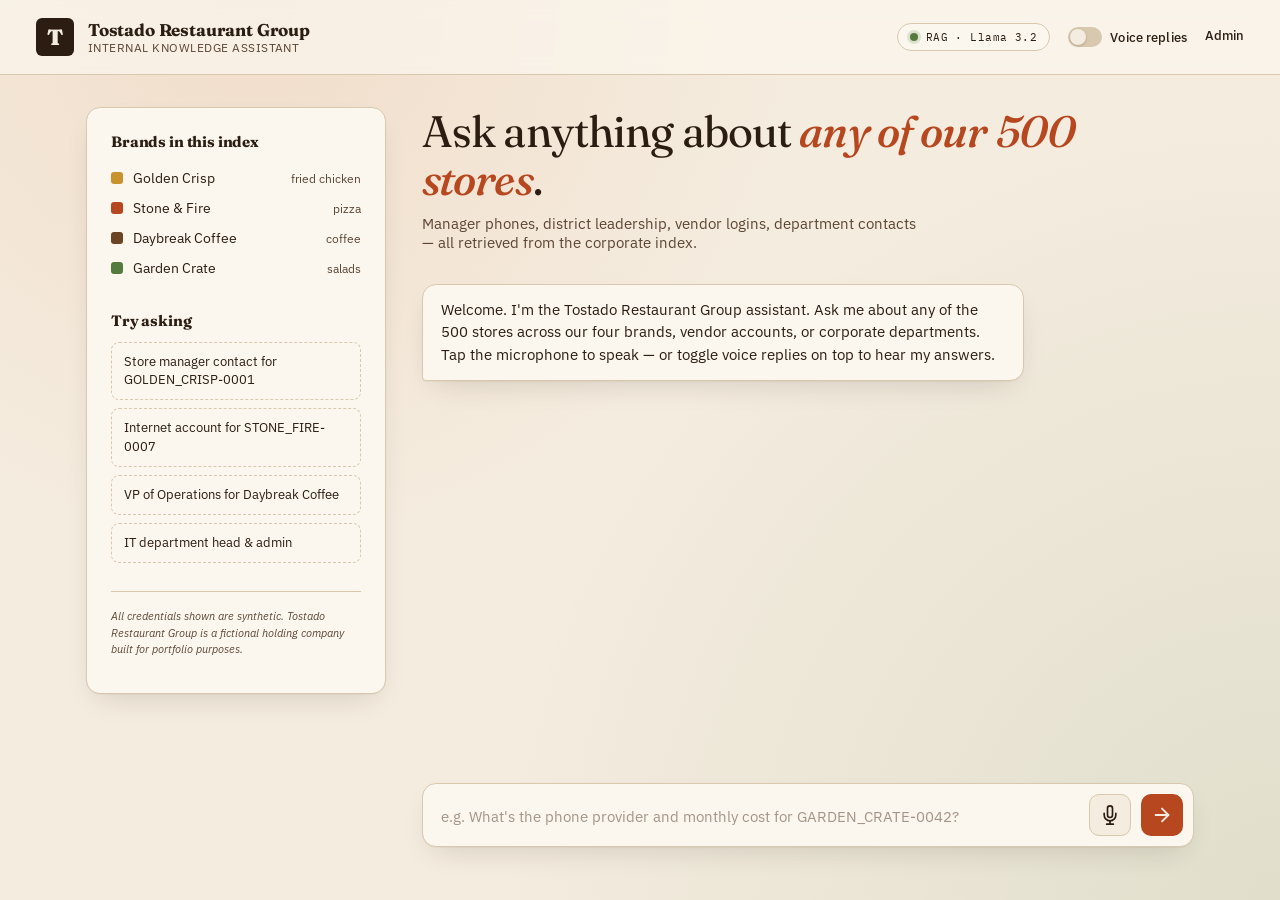
<file: frontend/index.html>
<!doctype html>
<html lang="en">
<head>
<meta charset="utf-8">
<meta name="viewport" content="width=device-width, initial-scale=1">
<title>Tostado Restaurant Group · Internal Assistant</title>
<link rel="preconnect" href="https://fonts.googleapis.com">
<link rel="preconnect" href="https://fonts.gstatic.com" crossorigin>
<link href="https://fonts.googleapis.com/css2?family=Fraunces:opsz,wght@9..144,400;9..144,500;9..144,700;9..144,900&family=IBM+Plex+Mono:wght@400;500&family=IBM+Plex+Sans:wght@300;400;500;600&display=swap" rel="stylesheet">
<link rel="stylesheet" href="css/style.css">
</head>
<body>

<header class="topbar">
  <div class="brand">
    <span class="brand__mark">T</span>
    <div>
      <div class="brand__name">Tostado Restaurant Group</div>
      <div class="brand__tag">Internal Knowledge Assistant</div>
    </div>
  </div>
  <nav class="topbar__nav">
    <span class="pill pill--live"><span class="pill__dot"></span> RAG · Llama 3.2</span>
    <label class="toggle" title="Read assistant replies aloud">
      <input id="ttsToggle" type="checkbox">
      <span class="toggle__track"><span class="toggle__thumb"></span></span>
      <span class="toggle__label">Voice replies</span>
    </label>
    <a class="link" href="/admin">Admin</a>
  </nav>
</header>

<main class="shell">

  <aside class="sidebar">
    <h2 class="sidebar__title">Brands in this index</h2>
    <ul class="brands">
      <li><span class="brands__swatch brands__swatch--chicken"></span> Golden Crisp <em>fried chicken</em></li>
      <li><span class="brands__swatch brands__swatch--pizza"></span> Stone &amp; Fire <em>pizza</em></li>
      <li><span class="brands__swatch brands__swatch--cafe"></span> Daybreak Coffee <em>coffee</em></li>
      <li><span class="brands__swatch brands__swatch--salads"></span> Garden Crate <em>salads</em></li>
    </ul>

    <h2 class="sidebar__title">Try asking</h2>
    <ul class="suggestions">
      <li data-prompt="Who is the store manager of GOLDEN_CRISP-0001 and how do I reach them?">Store manager contact for GOLDEN_CRISP-0001</li>
      <li data-prompt="Give me the internet provider, account number and login for store STONE_FIRE-0007.">Internet account for STONE_FIRE-0007</li>
      <li data-prompt="Who is the VP of Operations for Daybreak Coffee?">VP of Operations for Daybreak Coffee</li>
      <li data-prompt="Who runs the IT department and who is its admin contact?">IT department head &amp; admin</li>
    </ul>

    <p class="sidebar__note">All credentials shown are synthetic. Tostado Restaurant Group is a fictional holding company built for portfolio purposes.</p>
  </aside>

  <section class="chat">
    <div class="chat__intro">
      <h1>Ask anything about <em>any of our 500 stores</em>.</h1>
      <p>Manager phones, district leadership, vendor logins, department contacts — all retrieved from the corporate index.</p>
    </div>

    <div id="messages" class="messages" aria-live="polite"></div>

    <form id="chatForm" class="composer">
      <textarea id="chatInput"
                class="composer__input"
                rows="1"
                placeholder="e.g. What's the phone provider and monthly cost for GARDEN_CRATE-0042?"
                autocomplete="off"></textarea>
      <button type="button" class="composer__mic" id="micBtn" aria-label="Record voice">
        <svg viewBox="0 0 24 24" width="20" height="20" fill="none" stroke="currentColor" stroke-width="2" stroke-linecap="round" stroke-linejoin="round">
          <path d="M12 1a3 3 0 0 0-3 3v8a3 3 0 0 0 6 0V4a3 3 0 0 0-3-3z"></path>
          <path d="M19 10v2a7 7 0 0 1-14 0v-2"></path>
          <line x1="12" y1="19" x2="12" y2="23"></line>
          <line x1="8" y1="23" x2="16" y2="23"></line>
        </svg>
      </button>
      <button type="submit" class="composer__send" id="sendBtn" aria-label="Send">
        <svg viewBox="0 0 24 24" width="22" height="22" fill="none" stroke="currentColor" stroke-width="2" stroke-linecap="round" stroke-linejoin="round">
          <line x1="5" y1="12" x2="19" y2="12"></line>
          <polyline points="12 5 19 12 12 19"></polyline>
        </svg>
      </button>
    </form>
  </section>

</main>

<script src="js/chat.js"></script>
</body>
</html>
</file>
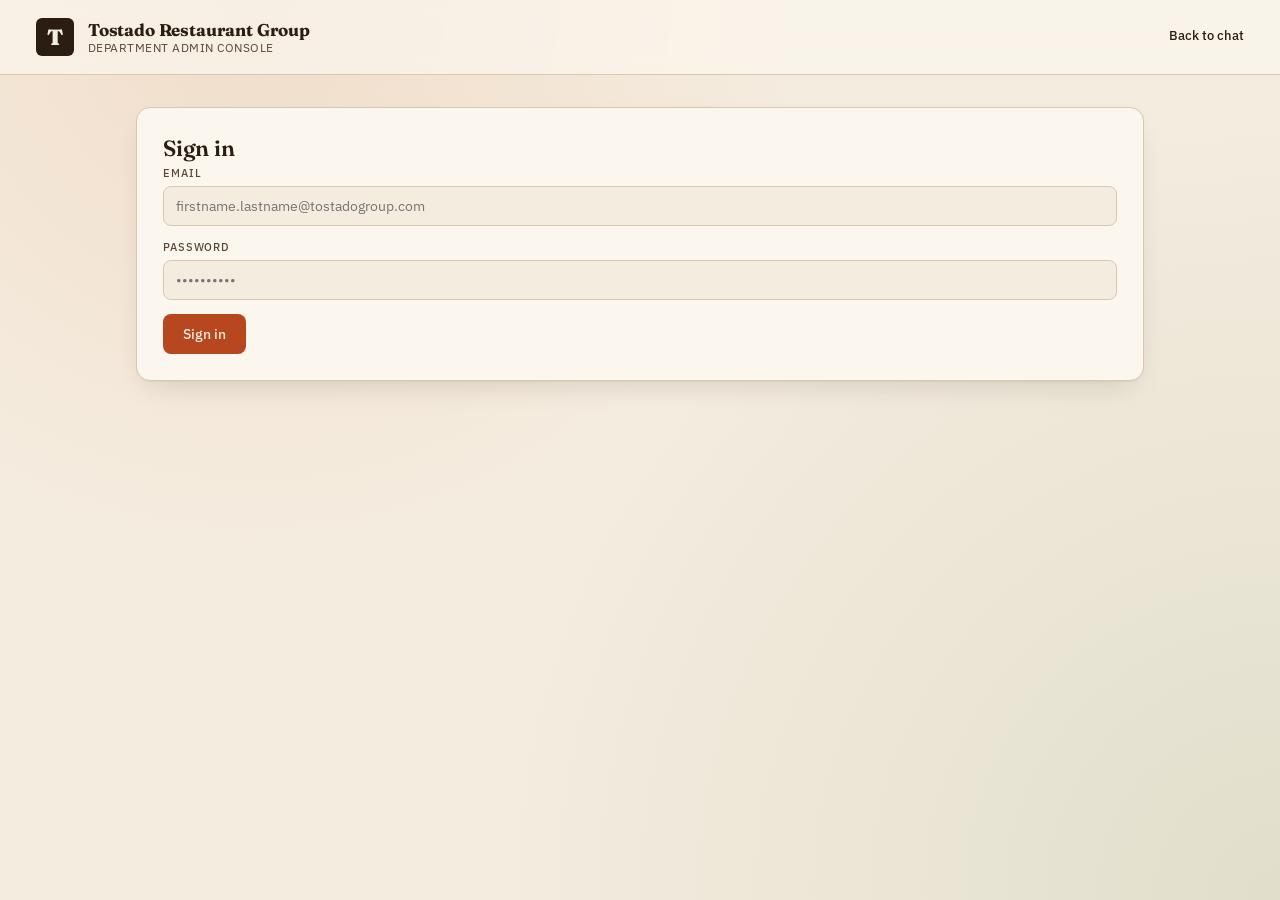
<file: frontend/admin.html>
<!doctype html>
<html lang="en">
<head>
<meta charset="utf-8">
<meta name="viewport" content="width=device-width, initial-scale=1">
<title>Admin · Tostado Restaurant Group</title>
<link rel="preconnect" href="https://fonts.googleapis.com">
<link rel="preconnect" href="https://fonts.gstatic.com" crossorigin>
<link href="https://fonts.googleapis.com/css2?family=Fraunces:opsz,wght@9..144,400;9..144,500;9..144,700&family=IBM+Plex+Mono:wght@400;500&family=IBM+Plex+Sans:wght@300;400;500;600&display=swap" rel="stylesheet">
<link rel="stylesheet" href="css/style.css">
<link rel="stylesheet" href="css/admin.css">
</head>
<body>

<header class="topbar">
  <div class="brand">
    <span class="brand__mark">T</span>
    <div>
      <div class="brand__name">Tostado Restaurant Group</div>
      <div class="brand__tag">Department Admin Console</div>
    </div>
  </div>
  <nav class="topbar__nav">
    <a class="link" href="/">Back to chat</a>
  </nav>
</header>

<main class="admin">

  <!-- ============== Login ============== -->
  <section id="loginCard" class="card">
    <h2>Sign in</h2>
    <div class="field">
      <label for="user">Email</label>
      <input id="user" type="email" placeholder="firstname.lastname@tostadogroup.com">
    </div>
    <div class="field">
      <label for="pass">Password</label>
      <input id="pass" type="password" placeholder="••••••••••">
    </div>
    <button class="btn" id="loginBtn">Sign in</button>
    <div id="loginStatus" class="status"></div>
  </section>

  <!-- ============== Console (post-login) ============== -->
  <section id="consoleCard" class="hidden">
    <div class="signed-in">
      <span id="signedInLabel"></span>
      <button class="btn btn--ghost" id="logoutBtn">Sign out</button>
    </div>

    <!-- Resource tabs -->
    <div class="tabs" role="tablist">
      <button class="tab is-active" data-tab="stores"      role="tab">Stores</button>
      <button class="tab"           data-tab="vendors"     role="tab">Vendors</button>
      <button class="tab"           data-tab="brands"      role="tab">Brands</button>
      <button class="tab"           data-tab="employees"   role="tab">Employees</button>
      <button class="tab"           data-tab="departments" role="tab">Departments</button>
    </div>

    <!-- ====== Stores tab (hybrid form) ====== -->
    <div class="tabpanel is-active" data-panel="stores">

      <div class="card">
        <div class="card__header">
          <h2>Stores</h2>
          <div class="card__actions">
            <button class="btn btn--ghost" id="storesRefreshBtn">Refresh list</button>
            <button class="btn"            id="storesNewBtn">+ Open new store</button>
          </div>
        </div>

        <div class="field">
          <label for="storeFilter">Filter</label>
          <input id="storeFilter" type="text" placeholder="Type to filter by ID, brand, city...">
        </div>

        <div id="storesList" class="record-list"></div>
      </div>

      <!-- Store editor (shared by Create + Edit) -->
      <div id="storeEditor" class="card hidden">
        <div class="card__header">
          <h2 id="storeEditorTitle">Open new store</h2>
          <button class="btn btn--ghost" id="storeEditorCloseBtn">Close</button>
        </div>

        <!-- Mode toggle -->
        <div class="mode-toggle">
          <button class="mode-toggle__btn is-active" data-mode="visual">Visual fields</button>
          <button class="mode-toggle__btn"           data-mode="json">Advanced JSON</button>
        </div>

        <!-- Visual fields mode -->
        <div id="storeVisual" class="mode-pane is-active">
          <div class="grid-2">
            <div class="field">
              <label for="sf_brand">Brand</label>
              <select id="sf_brand"></select>
            </div>
            <div class="field">
              <label for="sf_status">Status</label>
              <select id="sf_status">
                <option value="active">Active</option>
                <option value="closed">Closed</option>
                <option value="remodeling">Remodeling</option>
                <option value="suspended">Suspended</option>
              </select>
            </div>
          </div>

          <h3 class="section-h">Address</h3>
          <div class="field">
            <label for="sf_street">Street</label>
            <input id="sf_street" type="text" placeholder="123 Main Street">
          </div>
          <div class="grid-3">
            <div class="field">
              <label for="sf_city">City</label>
              <input id="sf_city" type="text">
            </div>
            <div class="field">
              <label for="sf_state">State</label>
              <input id="sf_state" type="text" maxlength="2" placeholder="TX">
            </div>
            <div class="field">
              <label for="sf_zip">ZIP</label>
              <input id="sf_zip" type="text" maxlength="10">
            </div>
          </div>

          <div class="grid-2">
            <div class="field">
              <label for="sf_phone">Store phone</label>
              <input id="sf_phone" type="text" placeholder="(214) 555-0100">
            </div>
            <div class="field">
              <label for="sf_opened">Opening date</label>
              <input id="sf_opened" type="date">
            </div>
          </div>

          <h3 class="section-h">Store manager</h3>
          <div class="field">
            <label for="sf_mgr_name">Full name</label>
            <input id="sf_mgr_name" type="text">
          </div>
          <div class="grid-2">
            <div class="field">
              <label for="sf_mgr_phone">Phone</label>
              <input id="sf_mgr_phone" type="text">
            </div>
            <div class="field">
              <label for="sf_mgr_email">Email</label>
              <input id="sf_mgr_email" type="email">
            </div>
          </div>

          <p id="autogenInfo" class="auto-info"></p>
        </div>

        <!-- JSON mode -->
        <div id="storeJson" class="mode-pane">
          <div class="field">
            <label for="storeJsonTextarea">Full record (deep-merged on save)</label>
            <textarea id="storeJsonTextarea" rows="22"></textarea>
          </div>
        </div>

        <div class="card__footer">
          <div class="card__footer-left">
            <button id="storeDeleteBtn" class="btn btn--danger hidden">Close store (soft delete)</button>
          </div>
          <div class="card__footer-right">
            <button class="btn btn--ghost" id="storeCancelBtn">Cancel</button>
            <button class="btn"            id="storeSaveBtn">Save</button>
          </div>
        </div>

        <div id="storeEditorStatus" class="status"></div>
      </div>
    </div>

    <!-- ====== Generic JSON tabs (vendors, brands, employees, departments) ====== -->
    <div class="tabpanel" data-panel="vendors">
      <div class="card json-tab" data-dataset="vendors">
        <div class="card__header">
          <h2>Vendor accounts</h2>
          <div class="card__actions">
            <button class="btn btn--ghost"  data-action="refresh">Refresh</button>
            <button class="btn"             data-action="new">+ New vendor account</button>
          </div>
        </div>
        <p class="hint">
          Edit phone or internet accounts including their nested <code>login</code>
          fields. Patches are deep-merged, so updating a single password no longer
          wipes the username.
        </p>
        <div class="field">
          <label>Filter</label>
          <input data-action="filter" type="text" placeholder="Filter by store ID, provider, service...">
        </div>
        <div class="record-list" data-action="list"></div>
        <div class="json-editor hidden">
          <h3 data-action="title"></h3>
          <textarea data-action="json" rows="20"></textarea>
          <div class="card__footer">
            <div class="card__footer-left">
              <button class="btn btn--danger hidden" data-action="delete">Hard delete</button>
            </div>
            <div class="card__footer-right">
              <button class="btn btn--ghost" data-action="cancel">Cancel</button>
              <button class="btn"            data-action="save">Save</button>
            </div>
          </div>
          <div class="status" data-action="status"></div>
        </div>
      </div>
    </div>

    <div class="tabpanel" data-panel="brands">
      <div class="card json-tab" data-dataset="brands">
        <div class="card__header">
          <h2>Brands</h2>
          <div class="card__actions">
            <button class="btn btn--ghost"  data-action="refresh">Refresh</button>
            <button class="btn"             data-action="new">+ Add brand</button>
          </div>
        </div>
        <p class="hint">
          Brands are stored as a dataset. The chatbot's system prompt and
          store-ID detection regex rebuild from this list automatically.
          A brand can't be closed while it has active stores.
        </p>
        <div class="field">
          <label>Filter</label>
          <input data-action="filter" type="text" placeholder="Filter by id, name, category...">
        </div>
        <div class="record-list" data-action="list"></div>
        <div class="json-editor hidden">
          <h3 data-action="title"></h3>
          <textarea data-action="json" rows="14"></textarea>
          <div class="card__footer">
            <div class="card__footer-left">
              <button class="btn btn--danger hidden" data-action="delete">Close brand</button>
            </div>
            <div class="card__footer-right">
              <button class="btn btn--ghost" data-action="cancel">Cancel</button>
              <button class="btn"            data-action="save">Save</button>
            </div>
          </div>
          <div class="status" data-action="status"></div>
        </div>
      </div>
    </div>

    <div class="tabpanel" data-panel="employees">
      <div class="card json-tab" data-dataset="employees">
        <div class="card__header">
          <h2>Employees</h2>
          <div class="card__actions">
            <button class="btn btn--ghost"  data-action="refresh">Refresh</button>
            <button class="btn"             data-action="new">+ Add employee</button>
          </div>
        </div>
        <div class="field">
          <label>Filter</label>
          <input data-action="filter" type="text" placeholder="Filter by name, department, title...">
        </div>
        <div class="record-list" data-action="list"></div>
        <div class="json-editor hidden">
          <h3 data-action="title"></h3>
          <textarea data-action="json" rows="18"></textarea>
          <div class="card__footer">
            <div class="card__footer-left">
              <button class="btn btn--danger hidden" data-action="delete">Hard delete</button>
            </div>
            <div class="card__footer-right">
              <button class="btn btn--ghost" data-action="cancel">Cancel</button>
              <button class="btn"            data-action="save">Save</button>
            </div>
          </div>
          <div class="status" data-action="status"></div>
        </div>
      </div>
    </div>

    <div class="tabpanel" data-panel="departments">
      <div class="card json-tab" data-dataset="departments">
        <div class="card__header">
          <h2>Departments</h2>
          <div class="card__actions">
            <button class="btn btn--ghost"  data-action="refresh">Refresh</button>
            <button class="btn"             data-action="new">+ Add department</button>
          </div>
        </div>
        <div class="field">
          <label>Filter</label>
          <input data-action="filter" type="text" placeholder="Filter by name...">
        </div>
        <div class="record-list" data-action="list"></div>
        <div class="json-editor hidden">
          <h3 data-action="title"></h3>
          <textarea data-action="json" rows="20"></textarea>
          <div class="card__footer">
            <div class="card__footer-left">
              <button class="btn btn--danger hidden" data-action="delete">Hard delete</button>
            </div>
            <div class="card__footer-right">
              <button class="btn btn--ghost" data-action="cancel">Cancel</button>
              <button class="btn"            data-action="save">Save</button>
            </div>
          </div>
          <div class="status" data-action="status"></div>
        </div>
      </div>
    </div>

  </section>
</main>

<script src="js/admin.js" type="module"></script>
</body>
</html>
</file>
<file: frontend/css/style.css>
/* ---------- design tokens ---------- */
:root {
  --bg:            #f4ecdf;          /* toasted cream */
  --bg-soft:       #efe4d2;
  --paper:         #fbf7ee;
  --ink:           #2b1d12;          /* deep coffee */
  --ink-soft:      #5b4534;
  --line:          #d8c8ae;
  --accent:        #b6471f;          /* roasted brick */
  --accent-soft:   #e89b6c;
  --gold:          #c8932f;
  --green:         #557b3f;
  --shadow:        0 1px 0 rgba(43,29,18,.04), 0 12px 30px -12px rgba(43,29,18,.18);
  --serif:         "Fraunces", Georgia, serif;
  --sans:          "IBM Plex Sans", system-ui, sans-serif;
  --mono:          "IBM Plex Mono", ui-monospace, monospace;
}

* { box-sizing: border-box; }
html, body { margin: 0; padding: 0; }

body {
  font-family: var(--sans);
  color: var(--ink);
  background: var(--bg);
  background-image:
    radial-gradient(circle at 20% 0%, rgba(232,155,108,.18), transparent 40%),
    radial-gradient(circle at 100% 100%, rgba(85,123,63,.12),  transparent 50%);
  min-height: 100vh;
  -webkit-font-smoothing: antialiased;
}

/* ---------- top bar ---------- */
.topbar {
  display: flex;
  align-items: center;
  justify-content: space-between;
  padding: 18px 36px;
  border-bottom: 1px solid var(--line);
  background: rgba(251, 247, 238, 0.7);
  backdrop-filter: blur(8px);
  position: sticky; top: 0; z-index: 5;
}
.brand { display: flex; align-items: center; gap: 14px; }
.brand__mark {
  width: 38px; height: 38px;
  display: grid; place-items: center;
  background: var(--ink);
  color: var(--bg);
  font-family: var(--serif);
  font-weight: 900;
  font-size: 22px;
  border-radius: 6px;
  letter-spacing: -.02em;
}
.brand__name {
  font-family: var(--serif);
  font-weight: 700;
  font-size: 17px;
  letter-spacing: -.01em;
}
.brand__tag {
  font-size: 12px;
  color: var(--ink-soft);
  letter-spacing: .04em;
  text-transform: uppercase;
}
.topbar__nav { display: flex; align-items: center; gap: 18px; }
.link {
  font-size: 13px;
  font-weight: 500;
  color: var(--ink);
  text-decoration: none;
  border-bottom: 1px solid transparent;
  padding-bottom: 2px;
}
.link:hover { border-bottom-color: var(--accent); color: var(--accent); }

.pill {
  display: inline-flex; align-items: center; gap: 8px;
  font-family: var(--mono);
  font-size: 11px;
  letter-spacing: .04em;
  padding: 6px 12px;
  border: 1px solid var(--line);
  border-radius: 999px;
  background: var(--paper);
}
.pill__dot {
  width: 8px; height: 8px;
  border-radius: 50%;
  background: var(--green);
  box-shadow: 0 0 0 3px rgba(85,123,63,.18);
}

/* ---------- shell ---------- */
.shell {
  display: grid;
  grid-template-columns: 300px 1fr;
  gap: 36px;
  max-width: 1180px;
  margin: 32px auto 60px;
  padding: 0 36px;
}

/* ---------- sidebar ---------- */
.sidebar {
  background: var(--paper);
  border: 1px solid var(--line);
  border-radius: 14px;
  padding: 24px;
  height: fit-content;
  box-shadow: var(--shadow);
}
.sidebar__title {
  font-family: var(--serif);
  font-weight: 700;
  font-size: 15px;
  margin: 0 0 12px;
  letter-spacing: -.01em;
}
.sidebar__title:not(:first-child) { margin-top: 28px; }

.brands { list-style: none; padding: 0; margin: 0; }
.brands li {
  display: flex; align-items: center; gap: 10px;
  font-size: 14px;
  padding: 6px 0;
}
.brands em {
  color: var(--ink-soft);
  font-style: normal;
  font-size: 12px;
  margin-left: auto;
}
.brands__swatch {
  width: 12px; height: 12px;
  border-radius: 3px;
  display: inline-block;
}
.brands__swatch--chicken { background: var(--gold); }
.brands__swatch--pizza   { background: var(--accent); }
.brands__swatch--cafe    { background: #6b4423; }
.brands__swatch--salads  { background: var(--green); }

.suggestions { list-style: none; padding: 0; margin: 0; }
.suggestions li {
  cursor: pointer;
  font-size: 13px;
  padding: 10px 12px;
  border: 1px dashed var(--line);
  border-radius: 8px;
  margin-bottom: 8px;
  transition: all .18s ease;
  line-height: 1.4;
}
.suggestions li:hover {
  border-color: var(--accent);
  background: rgba(182, 71, 31, .05);
  color: var(--accent);
  transform: translateX(2px);
}

.sidebar__note {
  font-size: 11px;
  color: var(--ink-soft);
  line-height: 1.5;
  margin-top: 28px;
  padding-top: 16px;
  border-top: 1px solid var(--line);
  font-style: italic;
}

/* ---------- chat ---------- */
.chat {
  display: flex; flex-direction: column;
  min-height: calc(100vh - 160px);
}
.chat__intro {
  margin-bottom: 24px;
}
.chat__intro h1 {
  font-family: var(--serif);
  font-weight: 400;
  font-size: clamp(28px, 4vw, 44px);
  line-height: 1.1;
  margin: 0 0 10px;
  letter-spacing: -.02em;
}
.chat__intro h1 em {
  font-style: italic;
  color: var(--accent);
  font-weight: 500;
}
.chat__intro p {
  font-size: 15px;
  color: var(--ink-soft);
  margin: 0;
  max-width: 56ch;
}

.messages {
  flex: 1;
  display: flex; flex-direction: column;
  gap: 18px;
  padding: 8px 0 24px;
}
.msg {
  max-width: 78%;
  padding: 14px 18px;
  border-radius: 14px;
  line-height: 1.55;
  font-size: 14.5px;
  white-space: pre-wrap;
  animation: fade 0.25s ease;
}
.msg--user {
  align-self: flex-end;
  background: var(--ink);
  color: var(--bg);
  border-bottom-right-radius: 4px;
}
.msg--bot {
  align-self: flex-start;
  background: var(--paper);
  border: 1px solid var(--line);
  border-bottom-left-radius: 4px;
  box-shadow: var(--shadow);
}
.msg--bot strong { font-weight: 600; }
.msg--bot code {
  font-family: var(--mono);
  font-size: 13px;
  background: var(--bg-soft);
  padding: 1px 5px;
  border-radius: 3px;
}

.sources {
  margin-top: 10px;
  padding-top: 10px;
  border-top: 1px dashed var(--line);
  font-size: 12px;
  color: var(--ink-soft);
}
.sources summary {
  cursor: pointer;
  font-family: var(--mono);
  letter-spacing: .04em;
  text-transform: uppercase;
}
.sources ul { margin: 8px 0 0; padding: 0 0 0 16px; }
.sources li { margin: 4px 0; }

/* follow-up suggestion chips inside bot replies */
.followups {
  margin-top: 12px;
  padding-top: 12px;
  border-top: 1px dashed var(--line);
}
.followups__label {
  font-family: var(--mono);
  font-size: 11px;
  letter-spacing: .06em;
  text-transform: uppercase;
  color: var(--ink-soft);
  margin-bottom: 8px;
}
.followups__chip {
  display: block;
  width: 100%;
  text-align: left;
  font-family: var(--sans);
  font-size: 13px;
  color: var(--ink);
  background: transparent;
  border: 1px dashed var(--line);
  border-radius: 8px;
  padding: 8px 12px;
  margin-bottom: 6px;
  cursor: pointer;
  line-height: 1.4;
  transition: all .15s ease;
}
.followups__chip:hover {
  border-color: var(--accent);
  background: rgba(182, 71, 31, .05);
  color: var(--accent);
  transform: translateX(2px);
}
.followups__chip:last-child { margin-bottom: 0; }

/* typing dots */
.typing {
  align-self: flex-start;
  background: var(--paper);
  border: 1px solid var(--line);
  border-radius: 14px;
  padding: 14px 18px;
  display: inline-flex; gap: 4px;
}
.typing span {
  width: 7px; height: 7px;
  border-radius: 50%;
  background: var(--accent);
  animation: bounce 1.2s infinite;
}
.typing span:nth-child(2) { animation-delay: .15s; }
.typing span:nth-child(3) { animation-delay: .30s; }

@keyframes bounce {
  0%, 60%, 100% { transform: translateY(0); opacity: .4; }
  30%           { transform: translateY(-5px); opacity: 1; }
}
@keyframes fade {
  from { opacity: 0; transform: translateY(4px); }
  to   { opacity: 1; transform: translateY(0); }
}

/* ---------- composer ---------- */
.composer {
  display: flex; align-items: flex-end; gap: 10px;
  background: var(--paper);
  border: 1px solid var(--line);
  border-radius: 14px;
  padding: 10px 10px 10px 18px;
  box-shadow: var(--shadow);
  position: sticky;
  bottom: 16px;
}
.composer:focus-within {
  border-color: var(--accent);
  box-shadow: 0 0 0 3px rgba(182,71,31,.12), var(--shadow);
}
.composer__input {
  flex: 1;
  border: none;
  outline: none;
  background: transparent;
  resize: none;
  font-family: var(--sans);
  font-size: 15px;
  color: var(--ink);
  line-height: 1.5;
  padding: 8px 0;
  max-height: 160px;
}
.composer__input::placeholder { color: rgba(91,69,52,.55); }

.composer__send {
  width: 42px; height: 42px;
  border: none;
  border-radius: 10px;
  background: var(--accent);
  color: var(--bg);
  cursor: pointer;
  display: grid; place-items: center;
  transition: transform .15s ease, background .15s ease;
}
.composer__send:hover    { background: var(--ink); }
.composer__send:active   { transform: scale(.94); }
.composer__send:disabled { background: var(--line); cursor: not-allowed; }

/* mic button */
.composer__mic {
  width: 42px; height: 42px;
  border: 1px solid var(--line);
  border-radius: 10px;
  background: var(--bg);
  color: var(--ink);
  cursor: pointer;
  display: grid; place-items: center;
  transition: all .15s ease;
}
.composer__mic:hover { border-color: var(--accent); color: var(--accent); }
.composer__mic.is-recording {
  background: var(--accent);
  color: var(--bg);
  border-color: var(--accent);
  animation: rec-pulse 1.1s ease-in-out infinite;
}
.composer__mic:disabled { opacity: .5; cursor: not-allowed; }

@keyframes rec-pulse {
  0%, 100% { box-shadow: 0 0 0 0 rgba(182, 71, 31, .55); }
  50%      { box-shadow: 0 0 0 10px rgba(182, 71, 31, 0); }
}

/* TTS toggle */
.toggle {
  display: inline-flex; align-items: center; gap: 8px;
  cursor: pointer;
  user-select: none;
  font-size: 13px;
  color: var(--ink);
}
.toggle input { position: absolute; opacity: 0; pointer-events: none; }
.toggle__track {
  width: 34px; height: 20px;
  background: var(--line);
  border-radius: 999px;
  position: relative;
  transition: background .15s ease;
}
.toggle__thumb {
  position: absolute;
  top: 2px; left: 2px;
  width: 16px; height: 16px;
  background: var(--bg);
  border-radius: 50%;
  transition: transform .18s cubic-bezier(.4,0,.2,1);
  box-shadow: 0 1px 3px rgba(0,0,0,.18);
}
.toggle input:checked + .toggle__track { background: var(--accent); }
.toggle input:checked + .toggle__track .toggle__thumb { transform: translateX(14px); }
.toggle__label { font-weight: 500; letter-spacing: .01em; }

/* ---------- responsive ---------- */
@media (max-width: 880px) {
  .shell { grid-template-columns: 1fr; padding: 0 20px; }
  .sidebar { order: 2; }
  .topbar { padding: 14px 20px; }
}
</file>
<file: frontend/css/admin.css>
/* Admin console — extends style.css with admin-only widgets */

.admin {
  max-width: 1080px;
  margin: 32px auto 80px;
  padding: 0 36px;
}

/* ---------- Cards ---------- */
.card {
  background: var(--paper);
  border: 1px solid var(--line);
  border-radius: 14px;
  padding: 26px;
  box-shadow: var(--shadow);
  margin-bottom: 24px;
}
.card h2 {
  font-family: var(--serif);
  font-weight: 600;
  font-size: 22px;
  margin: 0 0 4px;
  letter-spacing: -.01em;
}
.card__header {
  display: flex; align-items: center; justify-content: space-between;
  gap: 18px; margin-bottom: 18px;
  flex-wrap: wrap;
}
.card__actions { display: flex; gap: 8px; flex-wrap: wrap; }
.card__footer {
  display: flex; justify-content: space-between; align-items: center;
  margin-top: 22px; padding-top: 18px; border-top: 1px solid var(--line);
  gap: 10px;
}
.card__footer-right { display: flex; gap: 8px; }

.section-h {
  font-family: var(--serif);
  font-size: 14px;
  font-weight: 600;
  margin: 22px 0 10px;
  text-transform: uppercase;
  letter-spacing: .08em;
  color: var(--ink-soft);
}

/* ---------- Fields ---------- */
.field { display: flex; flex-direction: column; gap: 6px; margin-bottom: 14px; }
.field label {
  font-size: 11px; text-transform: uppercase; letter-spacing: .08em;
  color: var(--ink-soft); font-weight: 500;
}
.field input, .field select, .field textarea {
  font-family: var(--sans);
  font-size: 14px;
  padding: 10px 12px;
  border: 1px solid var(--line);
  border-radius: 8px;
  background: var(--bg);
  color: var(--ink);
  outline: none;
  width: 100%;
}
.field textarea { font-family: var(--mono); min-height: 130px; resize: vertical; line-height: 1.45; }
.field input:focus, .field select:focus, .field textarea:focus {
  border-color: var(--accent);
  box-shadow: 0 0 0 3px rgba(182,71,31,.12);
}
.grid-2 { display: grid; grid-template-columns: 1fr 1fr;        gap: 14px; }
.grid-3 { display: grid; grid-template-columns: 2fr 1fr 1fr;   gap: 14px; }

/* ---------- Buttons ---------- */
.btn {
  background: var(--accent);
  color: var(--bg);
  border: none;
  padding: 11px 20px;
  border-radius: 8px;
  font-family: var(--sans);
  font-size: 14px;
  font-weight: 500;
  cursor: pointer;
  transition: background .15s ease;
}
.btn:hover    { background: var(--ink); }
.btn:disabled { opacity: .5; cursor: not-allowed; }
.btn--ghost {
  background: transparent;
  color: var(--ink);
  border: 1px solid var(--line);
}
.btn--ghost:hover { border-color: var(--accent); color: var(--accent); background: transparent; }
.btn--danger {
  background: transparent;
  color: #a02a14;
  border: 1px solid #d8a99e;
}
.btn--danger:hover { background: #a02a14; color: var(--bg); border-color: #a02a14; }

/* ---------- Status banner ---------- */
.status {
  font-family: var(--mono);
  font-size: 12px;
  padding: 10px 14px;
  border-radius: 8px;
  margin-top: 12px;
  display: none;
  line-height: 1.5;
}
.status--ok  { background: rgba(85,123,63,.12);  color: var(--green);  display: block; }
.status--err { background: rgba(182,71,31,.10);  color: var(--accent); display: block; }

.signed-in {
  display: flex; justify-content: space-between; align-items: center;
  font-size: 13px;
  color: var(--ink-soft);
  margin-bottom: 18px;
  padding: 10px 16px;
  background: var(--paper);
  border: 1px solid var(--line);
  border-radius: 10px;
}

.hidden { display: none !important; }

.hint {
  font-size: 12.5px;
  color: var(--ink-soft);
  line-height: 1.55;
  background: rgba(232, 155, 108, .08);
  padding: 10px 14px;
  border-radius: 8px;
  margin: 0 0 16px;
}
.hint code {
  font-family: var(--mono);
  background: var(--bg-soft);
  padding: 1px 5px;
  border-radius: 3px;
}

/* ---------- Tabs ---------- */
.tabs {
  display: flex;
  gap: 4px;
  border-bottom: 1px solid var(--line);
  margin-bottom: 22px;
  flex-wrap: wrap;
}
.tab {
  background: transparent;
  border: none;
  padding: 12px 18px;
  font-family: var(--sans);
  font-size: 14px;
  color: var(--ink-soft);
  cursor: pointer;
  border-bottom: 2px solid transparent;
  margin-bottom: -1px;
  transition: all .15s ease;
}
.tab:hover { color: var(--ink); }
.tab.is-active {
  color: var(--accent);
  border-bottom-color: var(--accent);
  font-weight: 500;
}
.tabpanel { display: none; }
.tabpanel.is-active { display: block; }

/* ---------- Mode toggle (visual / json) ---------- */
.mode-toggle {
  display: inline-flex;
  background: var(--bg);
  border: 1px solid var(--line);
  border-radius: 10px;
  padding: 3px;
  margin-bottom: 18px;
}
.mode-toggle__btn {
  background: transparent;
  border: none;
  padding: 8px 16px;
  font-family: var(--sans);
  font-size: 13px;
  color: var(--ink-soft);
  cursor: pointer;
  border-radius: 7px;
  transition: all .15s ease;
}
.mode-toggle__btn:hover { color: var(--ink); }
.mode-toggle__btn.is-active {
  background: var(--paper);
  color: var(--ink);
  font-weight: 500;
  box-shadow: 0 1px 3px rgba(43,29,18,.08);
}
.mode-pane { display: none; }
.mode-pane.is-active { display: block; }

.auto-info {
  font-size: 12px;
  color: var(--green);
  background: rgba(85,123,63,.08);
  border: 1px dashed rgba(85,123,63,.3);
  padding: 10px 14px;
  border-radius: 8px;
  margin: 18px 0 0;
  white-space: pre-line;
  font-family: var(--mono);
}

/* ---------- Record list ---------- */
.record-list {
  border: 1px solid var(--line);
  border-radius: 10px;
  background: var(--bg);
  max-height: 380px;
  overflow-y: auto;
  margin-bottom: 16px;
}
.record-list:empty::before {
  content: "No records yet — click a refresh button or add a new one.";
  display: block;
  padding: 22px;
  font-size: 13px;
  color: var(--ink-soft);
  text-align: center;
}
.record-row {
  display: flex;
  align-items: center;
  justify-content: space-between;
  padding: 11px 14px;
  border-bottom: 1px solid var(--line);
  cursor: pointer;
  transition: background .12s ease;
  font-size: 13.5px;
}
.record-row:last-child { border-bottom: none; }
.record-row:hover { background: rgba(182, 71, 31, .04); }
.record-row__id {
  font-family: var(--mono);
  font-weight: 500;
  color: var(--ink);
}
.record-row__meta {
  color: var(--ink-soft);
  font-size: 12.5px;
  margin-left: 12px;
  flex: 1;
  text-align: right;
}
.record-row__badge {
  display: inline-block;
  padding: 2px 8px;
  border-radius: 999px;
  font-size: 10.5px;
  font-family: var(--mono);
  letter-spacing: .04em;
  margin-left: 8px;
  text-transform: uppercase;
}
.record-row__badge--active   { background: rgba(85,123,63,.15);  color: var(--green); }
.record-row__badge--closed   { background: rgba(160,42,20,.10);  color: #a02a14; }
.record-row__badge--inactive { background: rgba(91,69,52,.12);   color: var(--ink-soft); }

/* ---------- JSON editor pane ---------- */
.json-editor h3 {
  font-family: var(--serif);
  font-weight: 600;
  font-size: 17px;
  margin: 18px 0 12px;
}
</file>
